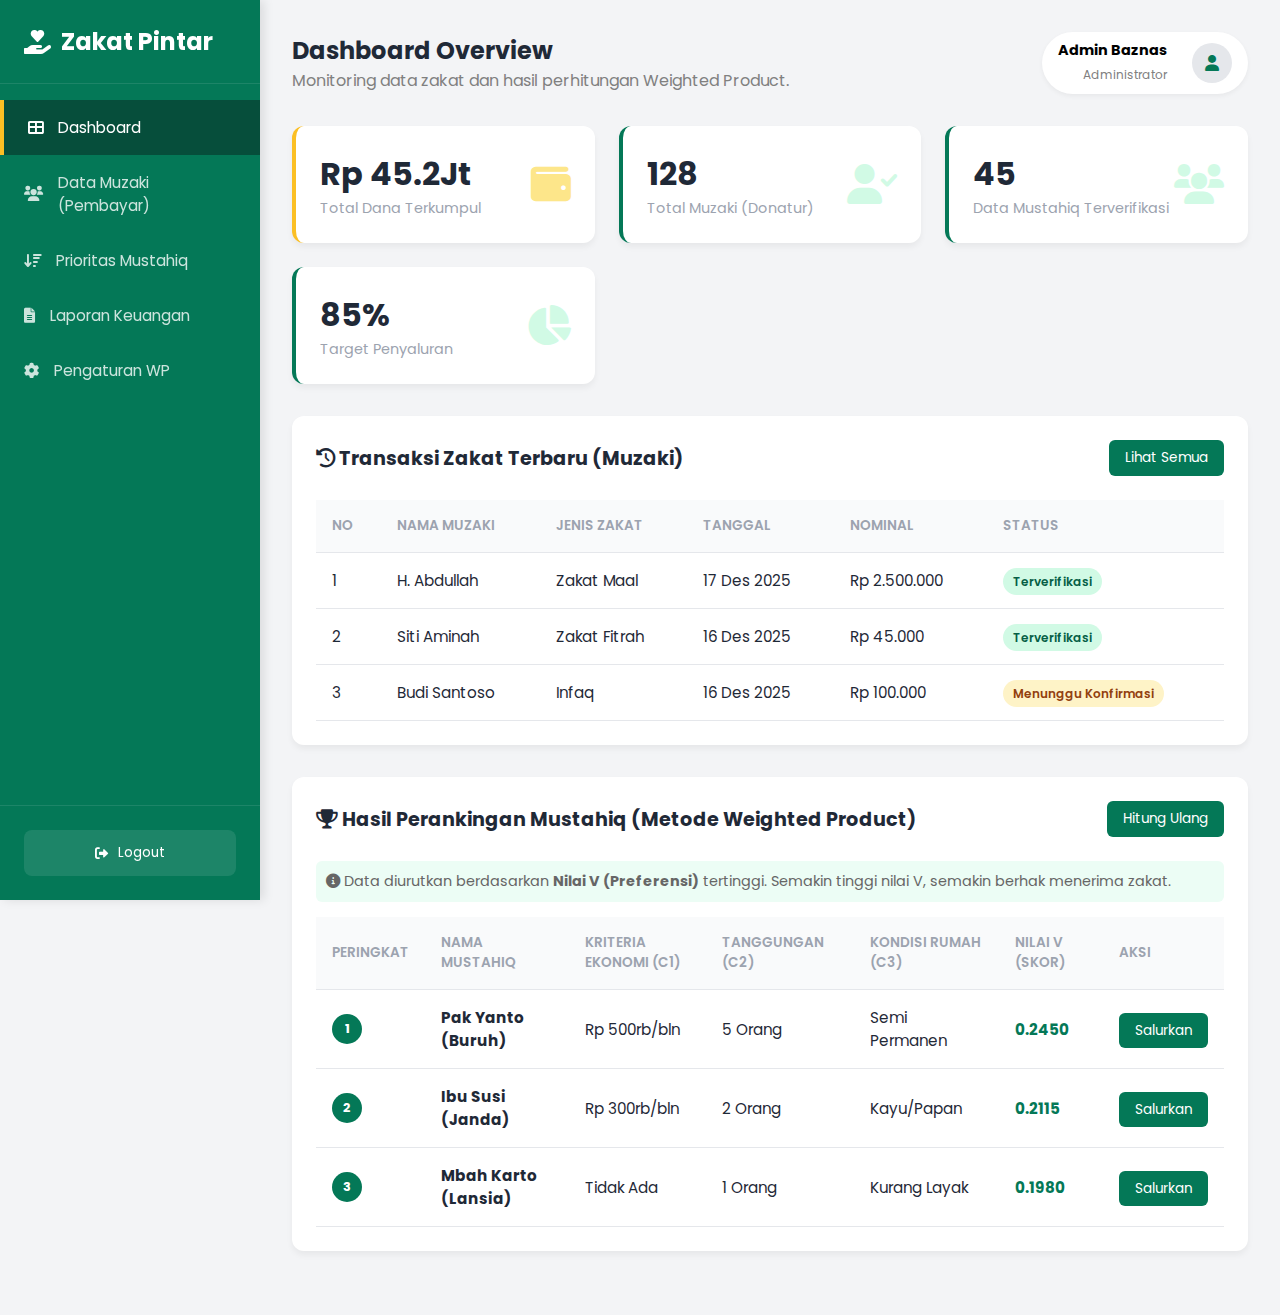
<file: Admin.html>
<!DOCTYPE html>
<html lang="id">
<head>
    <meta charset="UTF-8">
    <meta name="viewport" content="width=device-width, initial-scale=1.0">
    <title>Dashboard Admin - Zakat Pintar</title>
    
    <link href="https://fonts.googleapis.com/css2?family=Poppins:wght@300;400;500;600;700&display=swap" rel="stylesheet">
    <link rel="stylesheet" href="https://cdnjs.cloudflare.com/ajax/libs/font-awesome/6.0.0/css/all.min.css">
    
    <style>
        /* --- CSS VARIABLES --- */
        :root {
            --primary-color: #047857;
            --primary-dark: #064e3b;
            --secondary-color: #fbbf24;
            --dark-color: #1f2937;
            --light-bg: #f3f4f6;
            --white: #ffffff;
            --gray: #9ca3af;
            --sidebar-width: 260px;
            --transition: all 0.3s ease;
        }

        * {
            margin: 0;
            padding: 0;
            box-sizing: border-box;
            font-family: 'Poppins', sans-serif;
        }

        body {
            background-color: var(--light-bg);
            display: flex;
            min-height: 100vh;
        }

        /* --- SIDEBAR --- */
        .sidebar {
            width: var(--sidebar-width);
            background-color: var(--primary-color);
            color: var(--white);
            position: fixed;
            height: 100%;
            left: 0;
            top: 0;
            display: flex;
            flex-direction: column;
            box-shadow: 4px 0 10px rgba(0,0,0,0.1);
            z-index: 100;
        }

        .sidebar-brand {
            padding: 1.5rem;
            font-size: 1.5rem;
            font-weight: 700;
            border-bottom: 1px solid rgba(255,255,255,0.1);
            display: flex;
            align-items: center;
            gap: 10px;
        }

        .sidebar-menu {
            flex: 1;
            padding: 1rem 0;
            list-style: none;
        }

        .sidebar-menu li a {
            display: flex;
            align-items: center;
            padding: 1rem 1.5rem;
            color: rgba(255,255,255,0.8);
            text-decoration: none;
            transition: var(--transition);
            gap: 15px;
            font-size: 0.95rem;
        }

        .sidebar-menu li a:hover, .sidebar-menu li a.active {
            background-color: var(--primary-dark);
            color: var(--white);
            border-left: 4px solid var(--secondary-color);
        }

        .sidebar-footer {
            padding: 1.5rem;
            border-top: 1px solid rgba(255,255,255,0.1);
        }

        .btn-logout {
            width: 100%;
            padding: 0.8rem;
            background: rgba(255,255,255,0.1);
            border: none;
            color: var(--white);
            cursor: pointer;
            border-radius: 8px;
            display: flex;
            align-items: center;
            justify-content: center;
            gap: 10px;
            transition: var(--transition);
        }
        .btn-logout:hover { background: #ef4444; }

        /* --- MAIN CONTENT --- */
        .main-content {
            margin-left: var(--sidebar-width);
            flex: 1;
            padding: 2rem;
        }

        /* Top Header */
        .header {
            display: flex;
            justify-content: space-between;
            align-items: center;
            margin-bottom: 2rem;
        }

        .header h2 { color: var(--dark-color); }
        
        .user-info {
            display: flex;
            align-items: center;
            gap: 15px;
            background: var(--white);
            padding: 0.5rem 1rem;
            border-radius: 50px;
            box-shadow: 0 2px 5px rgba(0,0,0,0.05);
        }
        .user-img {
            width: 40px;
            height: 40px;
            border-radius: 50%;
            background-color: #e5e7eb;
            display: flex;
            align-items: center;
            justify-content: center;
            color: var(--primary-color);
        }

        /* --- CARDS STATISTIK --- */
        .cards-grid {
            display: grid;
            grid-template-columns: repeat(auto-fit, minmax(240px, 1fr));
            gap: 1.5rem;
            margin-bottom: 2rem;
        }

        .card {
            background: var(--white);
            padding: 1.5rem;
            border-radius: 12px;
            box-shadow: 0 4px 6px rgba(0,0,0,0.05);
            display: flex;
            justify-content: space-between;
            align-items: center;
            border-left: 4px solid var(--primary-color);
        }

        .card-info h3 {
            font-size: 2rem;
            font-weight: 700;
            color: var(--dark-color);
        }
        .card-info p {
            color: var(--gray);
            font-size: 0.9rem;
        }

        .card-icon {
            font-size: 2.5rem;
            color: #d1fae5; /* Hijau pudar */
        }
        
        /* Specific Card Colors */
        .card.money { border-left-color: var(--secondary-color); }
        .card.money .card-icon { color: #fde68a; }

        /* --- TABLES SECTION --- */
        .table-section {
            background: var(--white);
            border-radius: 12px;
            box-shadow: 0 4px 6px rgba(0,0,0,0.05);
            padding: 1.5rem;
            margin-bottom: 2rem;
        }

        .section-header {
            display: flex;
            justify-content: space-between;
            align-items: center;
            margin-bottom: 1.5rem;
        }
        
        .section-header h3 { font-size: 1.2rem; color: var(--dark-color); }

        .btn-sm {
            padding: 0.5rem 1rem;
            background: var(--primary-color);
            color: var(--white);
            border-radius: 6px;
            font-size: 0.85rem;
            text-decoration: none;
        }

        table {
            width: 100%;
            border-collapse: collapse;
        }

        th, td {
            padding: 1rem;
            text-align: left;
            border-bottom: 1px solid #e5e7eb;
        }

        th {
            background-color: #f9fafb;
            color: var(--gray);
            font-weight: 600;
            font-size: 0.85rem;
            text-transform: uppercase;
        }

        td { font-size: 0.95rem; color: var(--dark-color); }
        
        /* Status Badges */
        .badge {
            padding: 5px 10px;
            border-radius: 50px;
            font-size: 0.75rem;
            font-weight: 600;
        }
        .badge.success { background-color: #d1fae5; color: #065f46; }
        .badge.warning { background-color: #fef3c7; color: #92400e; }

        /* Ranking Number */
        .rank-circle {
            width: 30px;
            height: 30px;
            background-color: var(--primary-color);
            color: var(--white);
            border-radius: 50%;
            display: flex;
            align-items: center;
            justify-content: center;
            font-weight: 700;
            font-size: 0.8rem;
        }
        
        /* Responsive Table */
        @media (max-width: 768px) {
            .sidebar { display: none; } /* Hide sidebar on mobile for simplicity */
            .main-content { margin-left: 0; }
            .cards-grid { grid-template-columns: 1fr; }
            table { display: block; overflow-x: auto; }
        }
    </style>
</head>
<body>

    <aside class="sidebar">
        <div class="sidebar-brand">
            <i class="fas fa-hand-holding-heart"></i> Zakat Pintar
        </div>
        <ul class="sidebar-menu">
            <li><a href="#" class="active"><i class="fas fa-th-large"></i> Dashboard</a></li>
            <li><a href="#"><i class="fas fa-users"></i> Data Muzaki (Pembayar)</a></li>
            <li><a href="#"><i class="fas fa-sort-amount-down"></i> Prioritas Mustahiq</a></li>
            <li><a href="#"><i class="fas fa-file-alt"></i> Laporan Keuangan</a></li>
            <li><a href="#"><i class="fas fa-cog"></i> Pengaturan WP</a></li>
        </ul>
        <div class="sidebar-footer">
            <button class="btn-logout" onclick="logout()">
                <i class="fas fa-sign-out-alt"></i> Logout
            </button>
        </div>
    </aside>

    <main class="main-content">
        
        <header class="header">
            <div>
                <h2>Dashboard Overview</h2>
                <p style="color: gray;">Monitoring data zakat dan hasil perhitungan Weighted Product.</p>
            </div>
            <div class="user-info">
                <div style="text-align: right; margin-right: 10px;">
                    <h4 style="font-size: 0.9rem;">Admin Baznas</h4>
                    <span style="font-size: 0.75rem; color: gray;">Administrator</span>
                </div>
                <div class="user-img">
                    <i class="fas fa-user"></i>
                </div>
            </div>
        </header>

        <div class="cards-grid">
            <div class="card money">
                <div class="card-info">
                    <h3>Rp 45.2Jt</h3>
                    <p>Total Dana Terkumpul</p>
                </div>
                <div class="card-icon">
                    <i class="fas fa-wallet"></i>
                </div>
            </div>

            <div class="card">
                <div class="card-info">
                    <h3>128</h3>
                    <p>Total Muzaki (Donatur)</p>
                </div>
                <div class="card-icon">
                    <i class="fas fa-user-check"></i>
                </div>
            </div>

            <div class="card">
                <div class="card-info">
                    <h3>45</h3>
                    <p>Data Mustahiq Terverifikasi</p>
                </div>
                <div class="card-icon">
                    <i class="fas fa-users"></i>
                </div>
            </div>

            <div class="card">
                <div class="card-info">
                    <h3>85%</h3>
                    <p>Target Penyaluran</p>
                </div>
                <div class="card-icon">
                    <i class="fas fa-chart-pie"></i>
                </div>
            </div>
        </div>

        <div class="table-section">
            <div class="section-header">
                <h3><i class="fas fa-history"></i> Transaksi Zakat Terbaru (Muzaki)</h3>
                <a href="#" class="btn-sm">Lihat Semua</a>
            </div>
            <table>
                <thead>
                    <tr>
                        <th>No</th>
                        <th>Nama Muzaki</th>
                        <th>Jenis Zakat</th>
                        <th>Tanggal</th>
                        <th>Nominal</th>
                        <th>Status</th>
                    </tr>
                </thead>
                <tbody>
                    <tr>
                        <td>1</td>
                        <td>H. Abdullah</td>
                        <td>Zakat Maal</td>
                        <td>17 Des 2025</td>
                        <td>Rp 2.500.000</td>
                        <td><span class="badge success">Terverifikasi</span></td>
                    </tr>
                    <tr>
                        <td>2</td>
                        <td>Siti Aminah</td>
                        <td>Zakat Fitrah</td>
                        <td>16 Des 2025</td>
                        <td>Rp 45.000</td>
                        <td><span class="badge success">Terverifikasi</span></td>
                    </tr>
                    <tr>
                        <td>3</td>
                        <td>Budi Santoso</td>
                        <td>Infaq</td>
                        <td>16 Des 2025</td>
                        <td>Rp 100.000</td>
                        <td><span class="badge warning">Menunggu Konfirmasi</span></td>
                    </tr>
                </tbody>
            </table>
        </div>

        <div class="table-section">
            <div class="section-header">
                <h3><i class="fas fa-trophy"></i> Hasil Perankingan Mustahiq (Metode Weighted Product)</h3>
                <a href="#" class="btn-sm">Hitung Ulang</a>
            </div>
            <div style="margin-bottom: 15px; font-size: 0.9rem; color: #666; background: #ecfdf5; padding: 10px; border-radius: 6px;">
                <i class="fas fa-info-circle"></i> 
                Data diurutkan berdasarkan <strong>Nilai V (Preferensi)</strong> tertinggi. Semakin tinggi nilai V, semakin berhak menerima zakat.
            </div>
            <table>
                <thead>
                    <tr>
                        <th>Peringkat</th>
                        <th>Nama Mustahiq</th>
                        <th>Kriteria Ekonomi (C1)</th>
                        <th>Tanggungan (C2)</th>
                        <th>Kondisi Rumah (C3)</th>
                        <th>Nilai V (Skor)</th>
                        <th>Aksi</th>
                    </tr>
                </thead>
                <tbody>
                    <tr>
                        <td><div class="rank-circle">1</div></td>
                        <td><strong>Pak Yanto (Buruh)</strong></td>
                        <td>Rp 500rb/bln</td>
                        <td>5 Orang</td>
                        <td>Semi Permanen</td>
                        <td style="font-weight: bold; color: var(--primary-color);">0.2450</td>
                        <td><a href="#" class="btn-sm">Salurkan</a></td>
                    </tr>
                    <tr>
                        <td><div class="rank-circle">2</div></td>
                        <td><strong>Ibu Susi (Janda)</strong></td>
                        <td>Rp 300rb/bln</td>
                        <td>2 Orang</td>
                        <td>Kayu/Papan</td>
                        <td style="font-weight: bold; color: var(--primary-color);">0.2115</td>
                        <td><a href="#" class="btn-sm">Salurkan</a></td>
                    </tr>
                    <tr>
                        <td><div class="rank-circle">3</div></td>
                        <td><strong>Mbah Karto (Lansia)</strong></td>
                        <td>Tidak Ada</td>
                        <td>1 Orang</td>
                        <td>Kurang Layak</td>
                        <td style="font-weight: bold; color: var(--primary-color);">0.1980</td>
                        <td><a href="#" class="btn-sm">Salurkan</a></td>
                    </tr>
                </tbody>
            </table>
        </div>

    </main>

    <script>
        // Fungsi Logout Sederhana
        function logout() {
            let confirmAction = confirm("Apakah Anda yakin ingin keluar?");
            if (confirmAction) {
                window.location.href = "login.html"; // Redirect ke halaman login
            }
        }
        
        // Animasi angka saat load (Opsional, pemanis)
        document.addEventListener("DOMContentLoaded", () => {
            console.log("Dashboard Admin Siap Digunakan.");
        });
    </script>

</body>
</html>
</file>
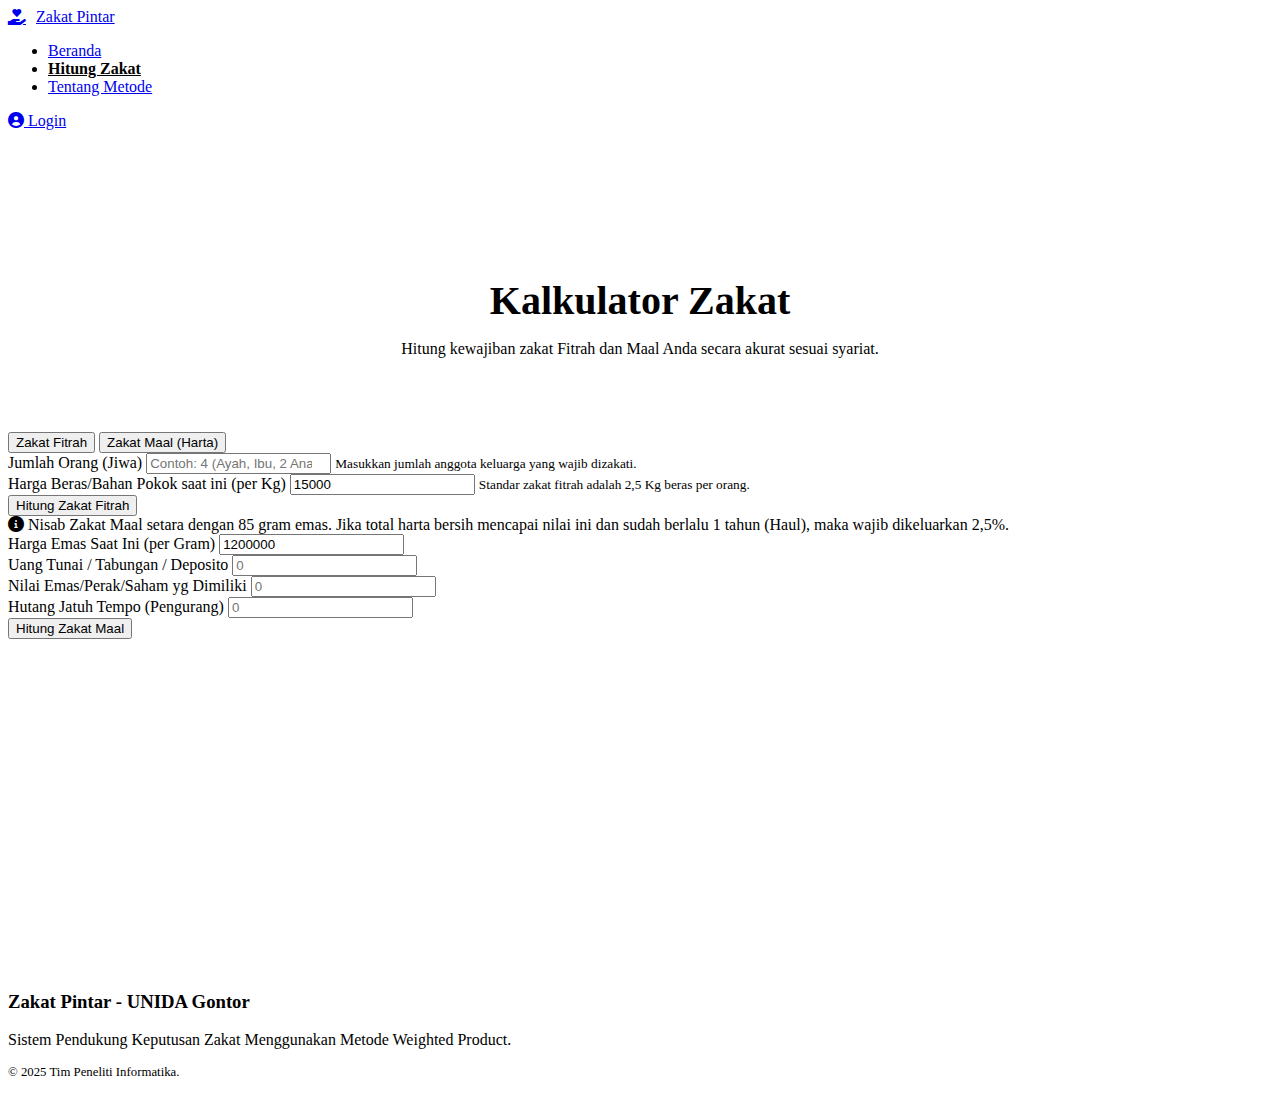
<file: Penhtitung zakat.html>
<!DOCTYPE html>
<html lang="id">
<head>
    <meta charset="UTF-8">
    <meta name="viewport" content="width=device-width, initial-scale=1.0">
    <title>Hitung Zakat - Zakat Pintar</title>
    
    <link href="https://fonts.googleapis.com/css2?family=Poppins:wght@300;400;500;600;700&display=swap" rel="stylesheet">
    <link rel="stylesheet" href="https://cdnjs.cloudflare.com/ajax/libs/font-awesome/6.0.0/css/all.min.css">
    
    <link rel="stylesheet" href="css/Style Hitung zakat.css">
</head>
<body>

    <nav id="navbar">
        <div class="logo">
            <a href="index.html" style="display:flex; align-items:center; gap:10px;">
                <i class="fas fa-hand-holding-heart"></i> Zakat Pintar
            </a>
        </div>
        <ul class="nav-links">
            <li><a href="index.html">Beranda</a></li>
            <li><a href="kalkulator.html" class="active-link">Hitung Zakat</a></li>
            <li><a href="index.html#about">Tentang Metode</a></li>
        </ul>
        <a href="#" class="btn-login" onclick="alert('Fitur Login Admin')">
            <i class="fas fa-user-circle"></i> Login
        </a>
    </nav>

    <div class="page-header">
        <h1>Kalkulator Zakat</h1>
        <p>Hitung kewajiban zakat Fitrah dan Maal Anda secara akurat sesuai syariat.</p>
    </div>

    <section class="calculator-section">
        <div class="calculator-container">
            <div class="calc-tabs">
                <button class="tab-btn active" onclick="openTab(event, 'fitrah')">Zakat Fitrah</button>
                <button class="tab-btn" onclick="openTab(event, 'maal')">Zakat Maal (Harta)</button>
            </div>

            <div id="fitrah" class="tab-content active">
                <div class="form-group">
                    <label>Jumlah Orang (Jiwa)</label>
                    <input type="number" id="fitrah_jiwa" placeholder="Contoh: 4 (Ayah, Ibu, 2 Anak)" min="1">
                    <small>Masukkan jumlah anggota keluarga yang wajib dizakati.</small>
                </div>
                <div class="form-group">
                    <label>Harga Beras/Bahan Pokok saat ini (per Kg)</label>
                    <input type="number" id="fitrah_harga" placeholder="Contoh: 15000" value="15000">
                    <small>Standar zakat fitrah adalah 2,5 Kg beras per orang.</small>
                </div>
                <button class="btn-primary full-width" onclick="hitungZakatFitrah()">Hitung Zakat Fitrah</button>
                
                <div class="result-box" id="hasil_fitrah" style="display: none;">
                    <h4>Total Zakat Fitrah:</h4>
                    <span class="nominal" id="nominal_fitrah">Rp 0</span>
                    <p>Setara dengan <span id="berat_beras">0</span> Kg Beras</p>
                </div>
            </div>

            <div id="maal" class="tab-content">
                <div class="alert-info">
                    <i class="fas fa-info-circle"></i> 
                    Nisab Zakat Maal setara dengan 85 gram emas. Jika total harta bersih mencapai nilai ini dan sudah berlalu 1 tahun (Haul), maka wajib dikeluarkan 2,5%.
                </div>
                
                <div class="form-grid">
                    <div class="form-group">
                        <label>Harga Emas Saat Ini (per Gram)</label>
                        <input type="number" id="harga_emas" value="1200000">
                    </div>
                    <div class="form-group">
                        <label>Uang Tunai / Tabungan / Deposito</label>
                        <input type="number" id="harta_uang" placeholder="0">
                    </div>
                    <div class="form-group">
                        <label>Nilai Emas/Perak/Saham yg Dimiliki</label>
                        <input type="number" id="harta_emas" placeholder="0">
                    </div>
                    <div class="form-group">
                        <label>Hutang Jatuh Tempo (Pengurang)</label>
                        <input type="number" id="hutang" placeholder="0">
                    </div>
                </div>

                <button class="btn-primary full-width" onclick="hitungZakatMaal()">Hitung Zakat Maal</button>

                <div class="result-box" id="hasil_maal" style="display: none;">
                    <h4>Hasil Perhitungan:</h4>
                    <p id="status_nisab" style="font-weight: bold; margin-bottom: 5px;"></p>
                    <span class="nominal" id="nominal_maal">Rp 0</span>
                </div>
            </div>
        </div>
    </section>

    <footer>
        <div class="footer-content">
            <h3>Zakat Pintar - UNIDA Gontor</h3>
            <p>Sistem Pendukung Keputusan Zakat Menggunakan Metode Weighted Product.</p>
            <p style="margin-top: 10px; font-size: 0.8rem;">&copy; 2025 Tim Peneliti Informatika.</p>
        </div>
    </footer>

    <script src="Javascript/Javascript Hitung Zakat.js"></script>

</body>
</html>
</file>
<file: css/Style Hitung zakat.css>
/* --- PAGE HEADER (Khusus Halaman Kalkulator) --- */
.page-header {
    background-color: var(--primary-color);
    color: var(--white);
    padding: 120px 5% 40px; /* Padding atas besar agar tidak tertutup navbar */
    text-align: center;
    margin-bottom: -30px; /* Efek overlap sedikit */
}

.page-header h1 {
    font-size: 2.5rem;
    margin-bottom: 10px;
}

.active-link {
    color: var(--primary-color) !important;
    font-weight: 700 !important;
}

/* Sesuaikan padding section kalkulator jika di halaman terpisah */
body .calculator-section {
    padding-top: 3rem; 
    background-color: var(--light-color);
    min-height: 60vh; /* Agar footer tidak naik jika konten sedikit */
}
</file>
